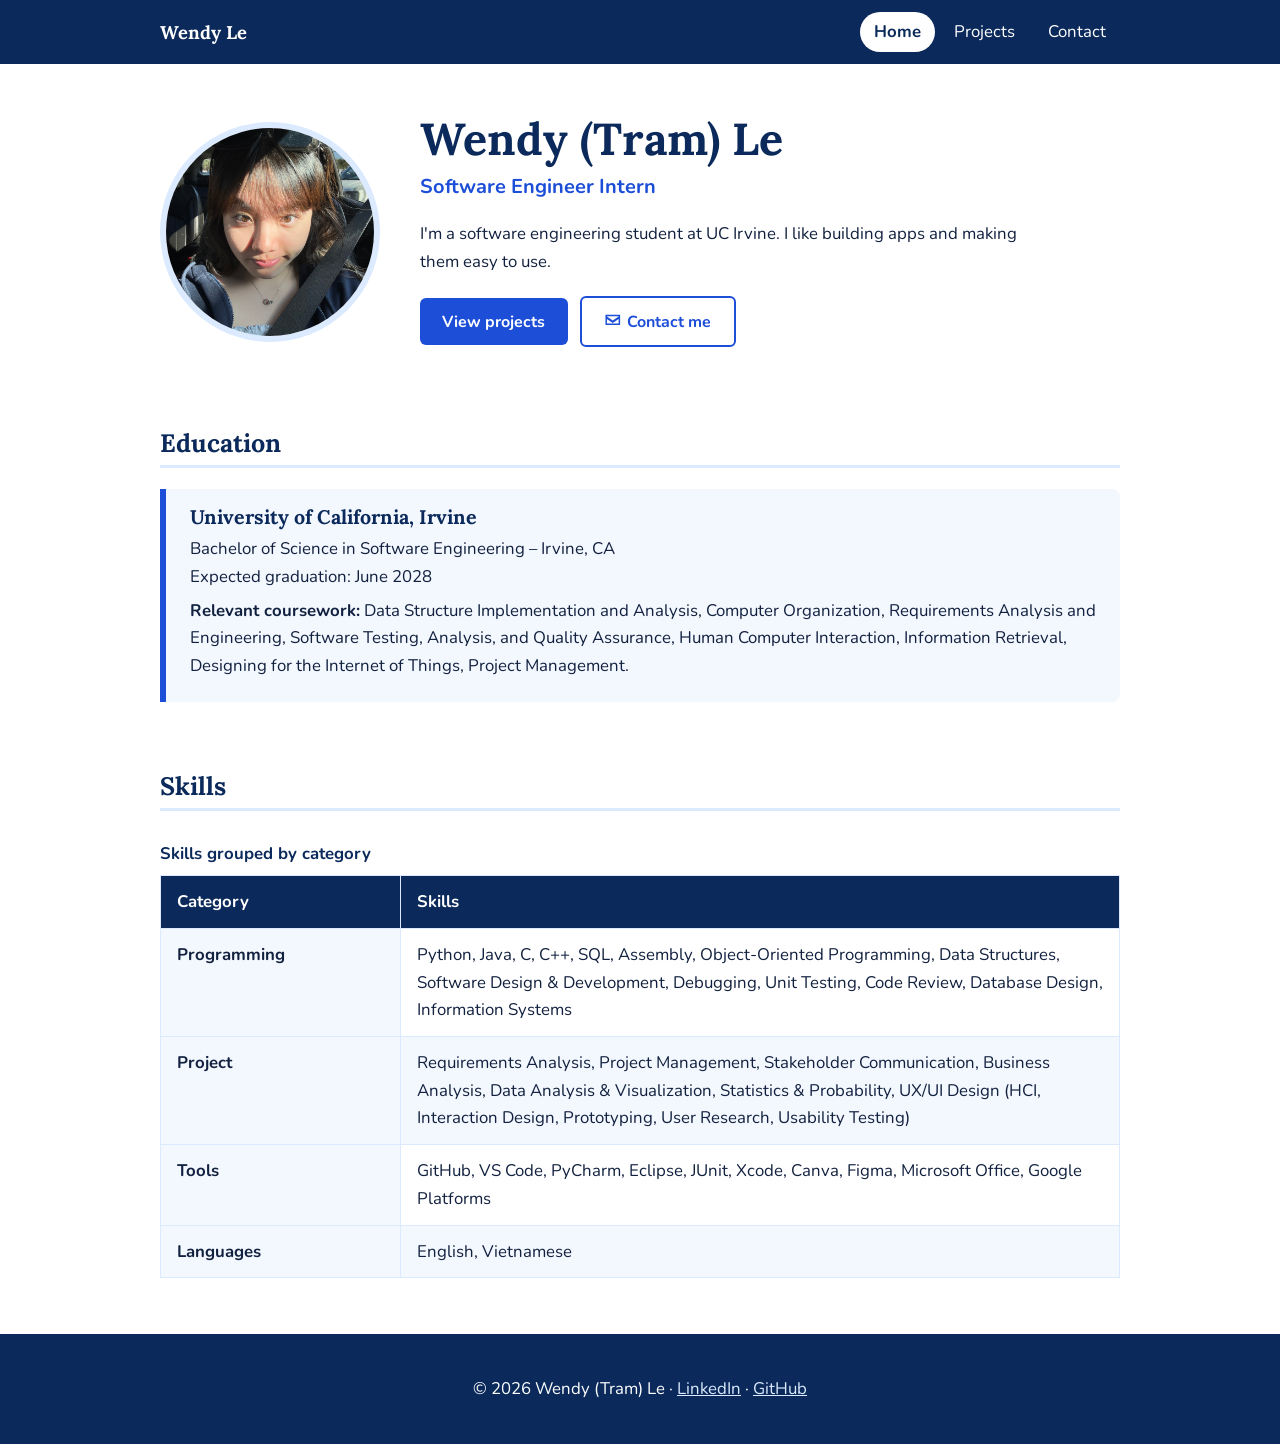
<file: index.html>
<!DOCTYPE html>
<html lang="en">
<head>
  <meta charset="utf-8">
  <meta name="viewport" content="width=device-width, initial-scale=1">
  <title>Home | Wendy (Tram) Le</title>
  <meta name="description" content="Portfolio of Wendy (Tram) Le, Software Engineering student at UC Irvine.">
  <link rel="preconnect" href="https://fonts.googleapis.com">
  <link rel="preconnect" href="https://fonts.gstatic.com" crossorigin>
  <link rel="stylesheet" href="https://fonts.googleapis.com/css2?family=Lora:wght@600;700&amp;family=Nunito:wght@400;700&amp;display=swap">
  <link rel="stylesheet" href="styles.css">
</head>
<body>
  <a class="skip-link" href="#main">Skip to main content</a>
  <header class="site-header">
    <nav aria-label="Main">
      <a class="brand" href="index.html">Wendy Le</a>
      <ul>
        <li><a href="index.html" aria-current="page">Home</a></li>
        <li><a href="projects.html">Projects</a></li>
        <li><a href="contact.html">Contact</a></li>
      </ul>
    </nav>
  </header>
  <main id="main">
    <section class="hero" aria-labelledby="name">
      <img src="images/wendy.jpeg" alt="Portrait photo of Wendy Le" width="220" height="220">
      <div>
        <h1 id="name">Wendy (Tram) Le</h1>
        <p class="role">Software Engineer Intern</p>
        <p class="lead">I'm a software engineering student at UC Irvine. I like building apps and making them easy to use.</p>
        <a class="button" href="projects.html">View projects</a>
        <a class="button outline" href="contact.html"><svg class="icon" aria-hidden="true" focusable="false" viewBox="0 0 24 24"><path d="M2 5h20v14H2V5zm2 2v.5l8 5.500 8-5.500V7H4zm16 3.900-8 5.500-8-5.500V17h16v-6.100z"/></svg>Contact me</a>
      </div>
    </section>

    <section aria-labelledby="edu-h">
      <h2 id="edu-h">Education</h2>
      <article class="edu">
        <h3>University of California, Irvine</h3>
        <p>Bachelor of Science in Software Engineering &ndash; Irvine, CA<br>Expected graduation: June 2028</p>
        <p><strong>Relevant coursework:</strong> Data Structure Implementation and Analysis, Computer Organization, Requirements Analysis and Engineering, Software Testing, Analysis, and Quality Assurance, Human Computer Interaction, Information Retrieval, Designing for the Internet of Things, Project Management.</p>
      </article>
    </section>

    <section aria-labelledby="skills-h">
      <h2 id="skills-h">Skills</h2>
      <div class="table-wrap">
        <table>
          <caption>Skills grouped by category</caption>
          <thead>
            <tr><th scope="col" id="h-cat">Category</th><th scope="col" id="h-skills">Skills</th></tr>
          </thead>
          <tbody>
            <tr><th scope="row" id="r-prog" headers="h-cat">Programming</th><td headers="r-prog h-skills">Python, Java, C, C++, SQL, Assembly, Object-Oriented Programming, Data Structures, Software Design &amp; Development, Debugging, Unit Testing, Code Review, Database Design, Information Systems</td></tr>
            <tr><th scope="row" id="r-proj" headers="h-cat">Project</th><td headers="r-proj h-skills">Requirements Analysis, Project Management, Stakeholder Communication, Business Analysis, Data Analysis &amp; Visualization, Statistics &amp; Probability, UX/UI Design (HCI, Interaction Design, Prototyping, User Research, Usability Testing)</td></tr>
            <tr><th scope="row" id="r-tools" headers="h-cat">Tools</th><td headers="r-tools h-skills">GitHub, VS Code, PyCharm, Eclipse, JUnit, Xcode, Canva, Figma, Microsoft Office, Google Platforms</td></tr>
            <tr><th scope="row" id="r-lang" headers="h-cat">Languages</th><td headers="r-lang h-skills">English, Vietnamese</td></tr>
          </tbody>
        </table>
      </div>
    </section>
  </main>
  <footer>
    <p>&copy; 2026 Wendy (Tram) Le &middot; <a href="https://www.linkedin.com/in/wendy-le-37b010413">LinkedIn</a> &middot; <a href="https://github.com/wendyle511">GitHub</a></p>
  </footer>
</body>
</html>
</file>
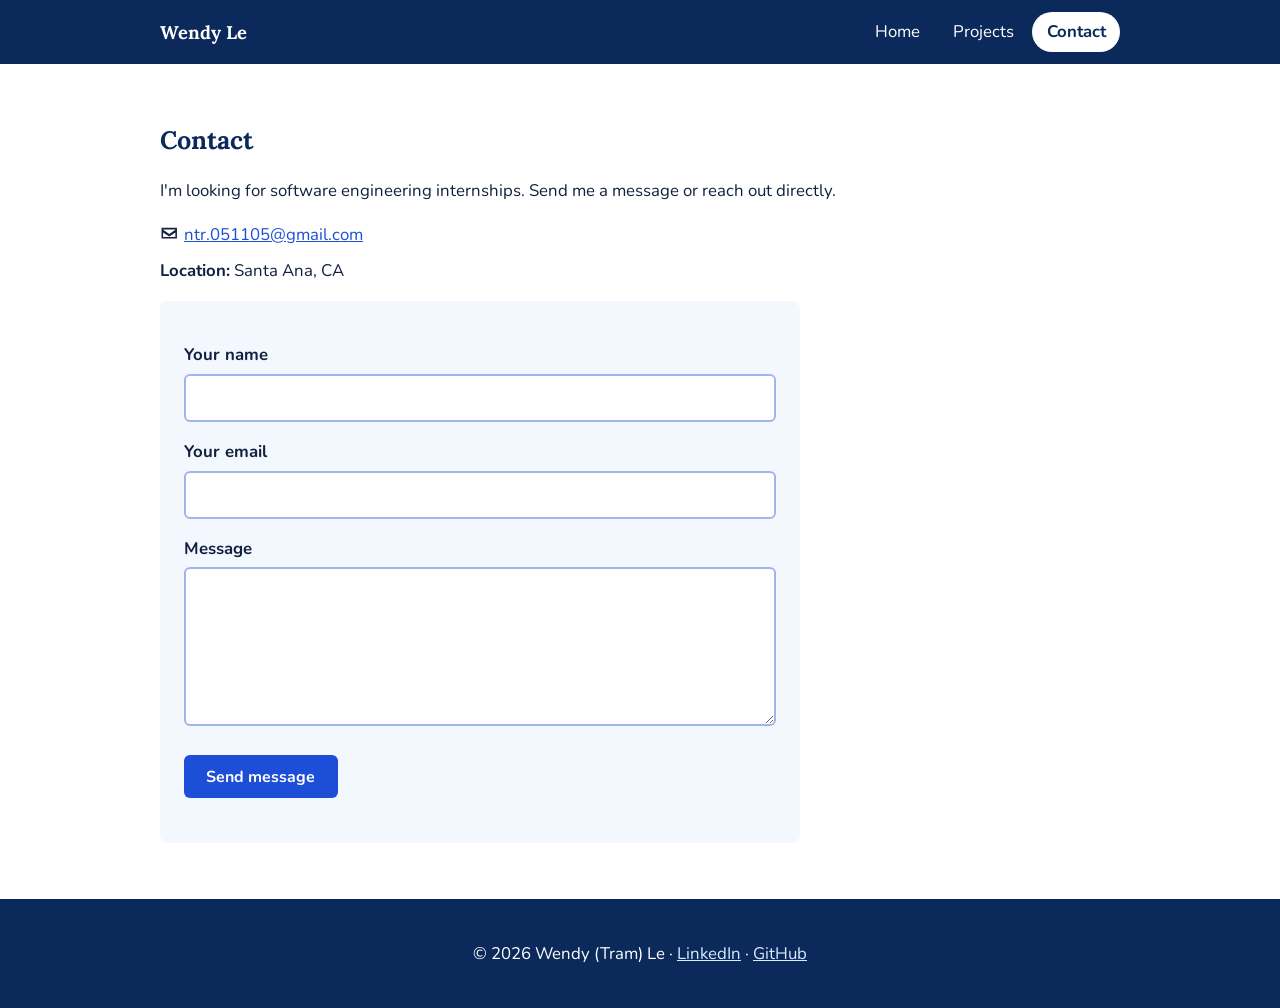
<file: contact.html>
<!DOCTYPE html>
<html lang="en">
<head>
  <meta charset="utf-8">
  <meta name="viewport" content="width=device-width, initial-scale=1">
  <title>Contact | Wendy (Tram) Le</title>
  <meta name="description" content="Portfolio of Wendy (Tram) Le, Software Engineering student at UC Irvine.">
  <link rel="preconnect" href="https://fonts.googleapis.com">
  <link rel="preconnect" href="https://fonts.gstatic.com" crossorigin>
  <link rel="stylesheet" href="https://fonts.googleapis.com/css2?family=Lora:wght@600;700&amp;family=Nunito:wght@400;700&amp;display=swap">
  <link rel="stylesheet" href="styles.css">
</head>
<body>
  <a class="skip-link" href="#main">Skip to main content</a>
  <header class="site-header">
    <nav aria-label="Main">
      <a class="brand" href="index.html">Wendy Le</a>
      <ul>
        <li><a href="index.html">Home</a></li>
        <li><a href="projects.html">Projects</a></li>
        <li><a href="contact.html" aria-current="page">Contact</a></li>
      </ul>
    </nav>
  </header>
  <main id="main">
    <section aria-labelledby="contact-h">
      <h1 id="contact-h">Contact</h1>
      <p>I'm looking for software engineering internships. Send me a message or reach out directly.</p>
      <ul class="contact-list">
        <li><svg class="icon" aria-hidden="true" focusable="false" viewBox="0 0 24 24"><path d="M2 5h20v14H2V5zm2 2v.5l8 5.500 8-5.500V7H4zm16 3.900-8 5.500-8-5.500V17h16v-6.100z"/></svg><a href="mailto:ntr.051105@gmail.com">ntr.051105@gmail.com</a></li>
        <li><strong>Location:</strong> Santa Ana, CA</li>
      </ul>
      <form action="mailto:ntr.051105@gmail.com" method="post" enctype="text/plain">
        <label for="name">Your name</label>
        <input type="text" id="name" name="name" autocomplete="name" required>
        <label for="email">Your email</label>
        <input type="email" id="email" name="email" autocomplete="email" required>
        <label for="message">Message</label>
        <textarea id="message" name="message" rows="6" required></textarea>
        <p><button class="button" type="submit">Send message</button></p>
      </form>
    </section>
  </main>
  <footer>
    <p>&copy; 2026 Wendy (Tram) Le &middot; <a href="https://www.linkedin.com/in/wendy-le-37b010413">LinkedIn</a> &middot; <a href="https://github.com/wendyle511">GitHub</a></p>
  </footer>
</body>
</html>
</file>
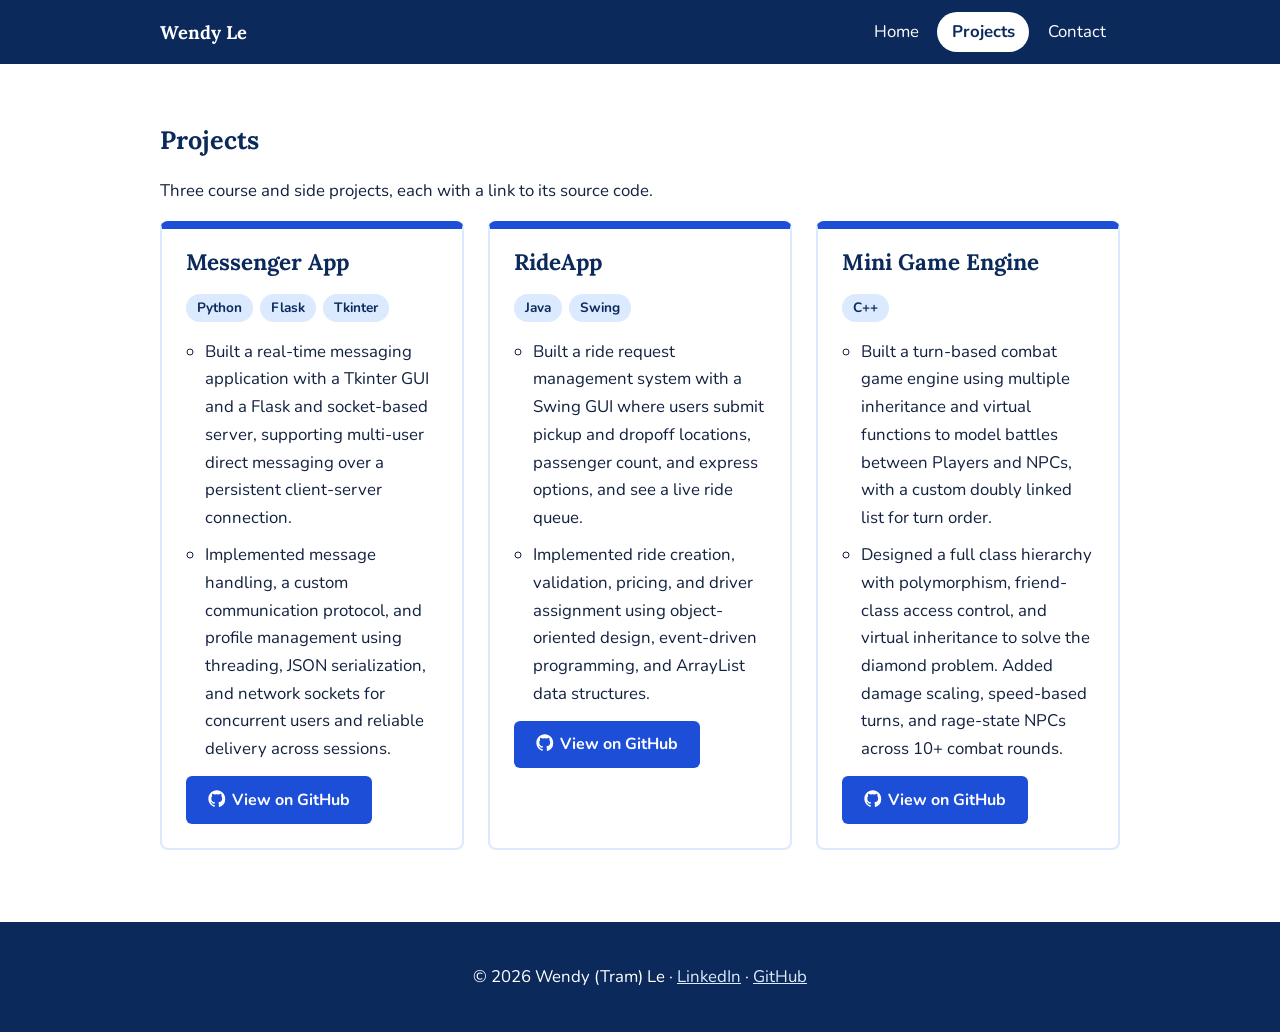
<file: projects.html>
<!DOCTYPE html>
<html lang="en">
<head>
  <meta charset="utf-8">
  <meta name="viewport" content="width=device-width, initial-scale=1">
  <title>Projects | Wendy (Tram) Le</title>
  <meta name="description" content="Portfolio of Wendy (Tram) Le, Software Engineering student at UC Irvine.">
  <link rel="preconnect" href="https://fonts.googleapis.com">
  <link rel="preconnect" href="https://fonts.gstatic.com" crossorigin>
  <link rel="stylesheet" href="https://fonts.googleapis.com/css2?family=Lora:wght@600;700&amp;family=Nunito:wght@400;700&amp;display=swap">
  <link rel="stylesheet" href="styles.css">
</head>
<body>
  <a class="skip-link" href="#main">Skip to main content</a>
  <header class="site-header">
    <nav aria-label="Main">
      <a class="brand" href="index.html">Wendy Le</a>
      <ul>
        <li><a href="index.html">Home</a></li>
        <li><a href="projects.html" aria-current="page">Projects</a></li>
        <li><a href="contact.html">Contact</a></li>
      </ul>
    </nav>
  </header>
  <main id="main">
    <section aria-labelledby="proj-h">
      <h1 id="proj-h">Projects</h1>
      <p>Three course and side projects, each with a link to its source code.</p>
      <ul class="projects">
        <li class="project">
          <h2>Messenger App</h2>
          <ul class="tags"><li>Python</li><li>Flask</li><li>Tkinter</li></ul>
          <ul class="details">
            <li>Built a real-time messaging application with a Tkinter GUI and a Flask and socket-based server, supporting multi-user direct messaging over a persistent client-server connection.</li>
            <li>Implemented message handling, a custom communication protocol, and profile management using threading, JSON serialization, and network sockets for concurrent users and reliable delivery across sessions.</li>
          </ul>
          <a class="button" href="https://github.com/wendyle511/Direct-Messaging-Chat"><svg class="icon" aria-hidden="true" focusable="false" viewBox="0 0 24 24"><path d="M12 .5C5.7.5.5 5.7.5 12c0 5.1 3.3 9.4 7.9 10.9.6.1.8-.2.8-.6v-2c-3.2.7-3.9-1.5-3.9-1.5-.5-1.3-1.3-1.7-1.3-1.7-1-.7.1-.7.1-.7 1.1.1 1.7 1.2 1.7 1.2 1 1.7 2.7 1.2 3.3.9.1-.7.4-1.2.7-1.5-2.6-.3-5.3-1.3-5.3-5.7 0-1.3.5-2.3 1.2-3.1-.1-.3-.5-1.5.1-3.1 0 0 1-.3 3.2 1.2a11 11 0 0 1 5.8 0c2.2-1.5 3.2-1.2 3.2-1.2.6 1.6.2 2.8.1 3.1.8.8 1.2 1.9 1.2 3.1 0 4.4-2.7 5.4-5.3 5.7.4.4.8 1.1.8 2.2v3.3c0 .3.2.7.8.6A11.5 11.5 0 0 0 23.5 12C23.5 5.7 18.3.5 12 .5z"/></svg>View on GitHub</a>
        </li>
        <li class="project">
          <h2>RideApp</h2>
          <ul class="tags"><li>Java</li><li>Swing</li></ul>
          <ul class="details">
            <li>Built a ride request management system with a Swing GUI where users submit pickup and dropoff locations, passenger count, and express options, and see a live ride queue.</li>
            <li>Implemented ride creation, validation, pricing, and driver assignment using object-oriented design, event-driven programming, and ArrayList data structures.</li>
          </ul>
          <a class="button" href="https://github.com/wendyle511/RideApp"><svg class="icon" aria-hidden="true" focusable="false" viewBox="0 0 24 24"><path d="M12 .5C5.7.5.5 5.7.5 12c0 5.1 3.3 9.4 7.9 10.9.6.1.8-.2.8-.6v-2c-3.2.7-3.9-1.5-3.9-1.5-.5-1.3-1.3-1.7-1.3-1.7-1-.7.1-.7.1-.7 1.1.1 1.7 1.2 1.7 1.2 1 1.7 2.7 1.2 3.3.9.1-.7.4-1.2.7-1.5-2.6-.3-5.3-1.3-5.3-5.7 0-1.3.5-2.3 1.2-3.1-.1-.3-.5-1.5.1-3.1 0 0 1-.3 3.2 1.2a11 11 0 0 1 5.8 0c2.2-1.5 3.2-1.2 3.2-1.2.6 1.6.2 2.8.1 3.1.8.8 1.2 1.9 1.2 3.1 0 4.4-2.7 5.4-5.3 5.7.4.4.8 1.1.8 2.2v3.3c0 .3.2.7.8.6A11.5 11.5 0 0 0 23.5 12C23.5 5.7 18.3.5 12 .5z"/></svg>View on GitHub</a>
        </li>
        <li class="project">
          <h2>Mini Game Engine</h2>
          <ul class="tags"><li>C++</li></ul>
          <ul class="details">
            <li>Built a turn-based combat game engine using multiple inheritance and virtual functions to model battles between Players and NPCs, with a custom doubly linked list for turn order.</li>
            <li>Designed a full class hierarchy with polymorphism, friend-class access control, and virtual inheritance to solve the diamond problem. Added damage scaling, speed-based turns, and rage-state NPCs across 10+ combat rounds.</li>
          </ul>
          <a class="button" href="https://github.com/wendyle511/Mini-Game-Engine"><svg class="icon" aria-hidden="true" focusable="false" viewBox="0 0 24 24"><path d="M12 .5C5.7.5.5 5.7.5 12c0 5.1 3.3 9.4 7.9 10.9.6.1.8-.2.8-.6v-2c-3.2.7-3.9-1.5-3.9-1.5-.5-1.3-1.3-1.7-1.3-1.7-1-.7.1-.7.1-.7 1.1.1 1.7 1.2 1.7 1.2 1 1.7 2.7 1.2 3.3.9.1-.7.4-1.2.7-1.5-2.6-.3-5.3-1.3-5.3-5.7 0-1.3.5-2.3 1.2-3.1-.1-.3-.5-1.5.1-3.1 0 0 1-.3 3.2 1.2a11 11 0 0 1 5.8 0c2.2-1.5 3.2-1.2 3.2-1.2.6 1.6.2 2.8.1 3.1.8.8 1.2 1.9 1.2 3.1 0 4.4-2.7 5.4-5.3 5.7.4.4.8 1.1.8 2.2v3.3c0 .3.2.7.8.6A11.5 11.5 0 0 0 23.5 12C23.5 5.7 18.3.5 12 .5z"/></svg>View on GitHub</a>
        </li>
      </ul>
    </section>
  </main>
  <footer>
    <p>&copy; 2026 Wendy (Tram) Le &middot; <a href="https://www.linkedin.com/in/wendy-le-37b010413">LinkedIn</a> &middot; <a href="https://github.com/wendyle511">GitHub</a></p>
  </footer>
</body>
</html>
</file>
<file: styles.css>
/* Wendy Le portfolio - blue and white theme */
:root {
  --navy: #0b2a5b;
  --blue: #1d4ed8;
  --sky: #dbeafe;
  --mist: #f3f7fe;
  --ink: #12213f;
  --white: #ffffff;
}

* { box-sizing: border-box; }

body {
  margin: 0;
  font-family: "Nunito", "Segoe UI", Arial, sans-serif;
  font-size: 1.05rem;
  line-height: 1.65;
  color: var(--ink);
  background: var(--white);
}

h1, h2, h3 { font-family: "Lora", Georgia, "Times New Roman", serif; color: var(--navy); line-height: 1.2; }
a { color: var(--blue); }
a:hover { color: var(--navy); }
a:focus, button:focus, input:focus, textarea:focus { outline: 3px solid #f59e0b; outline-offset: 2px; }

.skip-link { position: absolute; left: -999px; top: 0; background: var(--white); padding: 0.5rem 1rem; }
.skip-link:focus { left: 0; z-index: 20; }

/* Navigation bar */
.site-header { background: var(--navy); position: sticky; top: 0; z-index: 10; }
.site-header nav { max-width: 1000px; margin: 0 auto; padding: 0.75rem 1.25rem; display: flex; flex-wrap: wrap; align-items: center; justify-content: space-between; gap: 0.5rem; }
.brand { color: var(--white); font-family: "Lora", Georgia, serif; font-weight: 700; text-decoration: none; font-size: 1.15rem; }
.brand:hover { color: var(--sky); }
.site-header ul { list-style: none; margin: 0; padding: 0; display: flex; gap: 0.25rem; }
.site-header li a { display: block; color: var(--white); text-decoration: none; padding: 0.4rem 0.9rem; border-radius: 999px; }
.site-header li a:hover { background: var(--blue); color: var(--white); }
.site-header li a[aria-current="page"] { background: var(--white); color: var(--navy); font-weight: 700; }

main { max-width: 1000px; margin: 0 auto; padding: 0 1.25rem 3rem; }
section { padding: 2.5rem 0 0.5rem; }
section h2 { border-bottom: 3px solid var(--sky); padding-bottom: 0.4rem; }

/* Hero */
.hero { display: flex; align-items: center; gap: 2.5rem; padding: 3rem 0 1rem; }
.hero img { width: 220px; height: 220px; object-fit: cover; flex-shrink: 0; border: 6px solid var(--sky); border-radius: 50%; }
.hero h1 { font-size: 2.8rem; margin: 0 0 0.25rem; }
.hero .role { font-size: 1.25rem; color: var(--blue); font-weight: 700; margin: 0 0 1rem; }
.hero .lead { max-width: 60ch; }
.button { display: inline-block; background: var(--blue); color: var(--white); padding: 0.65rem 1.4rem; border-radius: 6px; text-decoration: none; font-weight: 700; border: 0; font-family: inherit; font-size: 1rem; cursor: pointer; margin: 0.25rem 0.5rem 0.25rem 0; }
.button:hover { background: var(--navy); color: var(--white); }
.button.outline { background: var(--white); color: var(--blue); border: 2px solid var(--blue); }
.button.outline:hover { background: var(--sky); color: var(--navy); }

/* Icons */
.icon { width: 1.1em; height: 1.1em; vertical-align: -0.15em; margin-right: 0.35rem; fill: currentColor; }

/* Education */
.edu { background: var(--mist); border-left: 6px solid var(--blue); padding: 1rem 1.5rem; border-radius: 0 8px 8px 0; }
.edu h3 { margin: 0; }
.edu p { margin: 0.4rem 0; }

/* Skills table */
.table-wrap { overflow-x: auto; }
table { width: 100%; border-collapse: collapse; background: var(--white); }
caption { text-align: left; font-weight: 700; padding: 0.5rem 0; color: var(--navy); }
th, td { text-align: left; padding: 0.75rem 1rem; border: 1px solid var(--sky); vertical-align: top; }
thead th { background: var(--navy); color: var(--white); }
tbody th { background: var(--mist); width: 25%; }
tbody tr:nth-child(even) td { background: var(--mist); }

/* Project cards: nested selectors */
.projects { display: grid; grid-template-columns: repeat(auto-fit, minmax(300px, 1fr)); gap: 1.5rem; padding: 0; list-style: none; }
.project { background: var(--white); border: 2px solid var(--sky); border-top: 8px solid var(--blue); border-radius: 8px; padding: 1.25rem 1.5rem; }
.project h2 { margin-top: 0; border-bottom: 0; padding-bottom: 0; font-size: 1.4rem; }
.project .tags { list-style: none; padding: 0; margin: 0 0 1rem; display: flex; flex-wrap: wrap; gap: 0.4rem; }
.project .tags li { background: var(--sky); color: var(--navy); padding: 0.15rem 0.7rem; border-radius: 999px; font-size: 0.85rem; font-weight: 700; }
.project ul.details { padding-left: 1.2rem; }
.project ul.details li { margin-bottom: 0.6rem; }

/* Contact form */
form { background: var(--mist); padding: 1.5rem; border-radius: 8px; max-width: 640px; }
label { display: block; font-weight: 700; margin: 1rem 0 0.3rem; }
input, textarea { width: 100%; padding: 0.7rem; border: 2px solid #9db8e8; border-radius: 6px; font-family: inherit; font-size: 1rem; }
.contact-list { list-style: none; padding: 0; }
.contact-list li { margin-bottom: 0.5rem; }

/* Footer */
footer { background: var(--navy); color: var(--white); text-align: center; padding: 1.5rem 1rem; }
footer a { color: var(--sky); }

/* Tablet and phone */
@media (max-width: 800px) {
  .hero { flex-direction: column; text-align: center; gap: 1.25rem; }
  .hero h1 { font-size: 2.2rem; }
  .hero .lead { margin-left: auto; margin-right: auto; }
}
@media (max-width: 520px) {
  .site-header { position: static; }
  .site-header nav { justify-content: center; }
  .hero img { width: 160px; height: 160px; }
  .hero h1 { font-size: 1.9rem; }
  .projects { grid-template-columns: 1fr; }
  th, td { padding: 0.5rem; }
  tbody th { width: auto; }
}
@media (prefers-reduced-motion: reduce) { * { transition: none !important; } }
</file>
